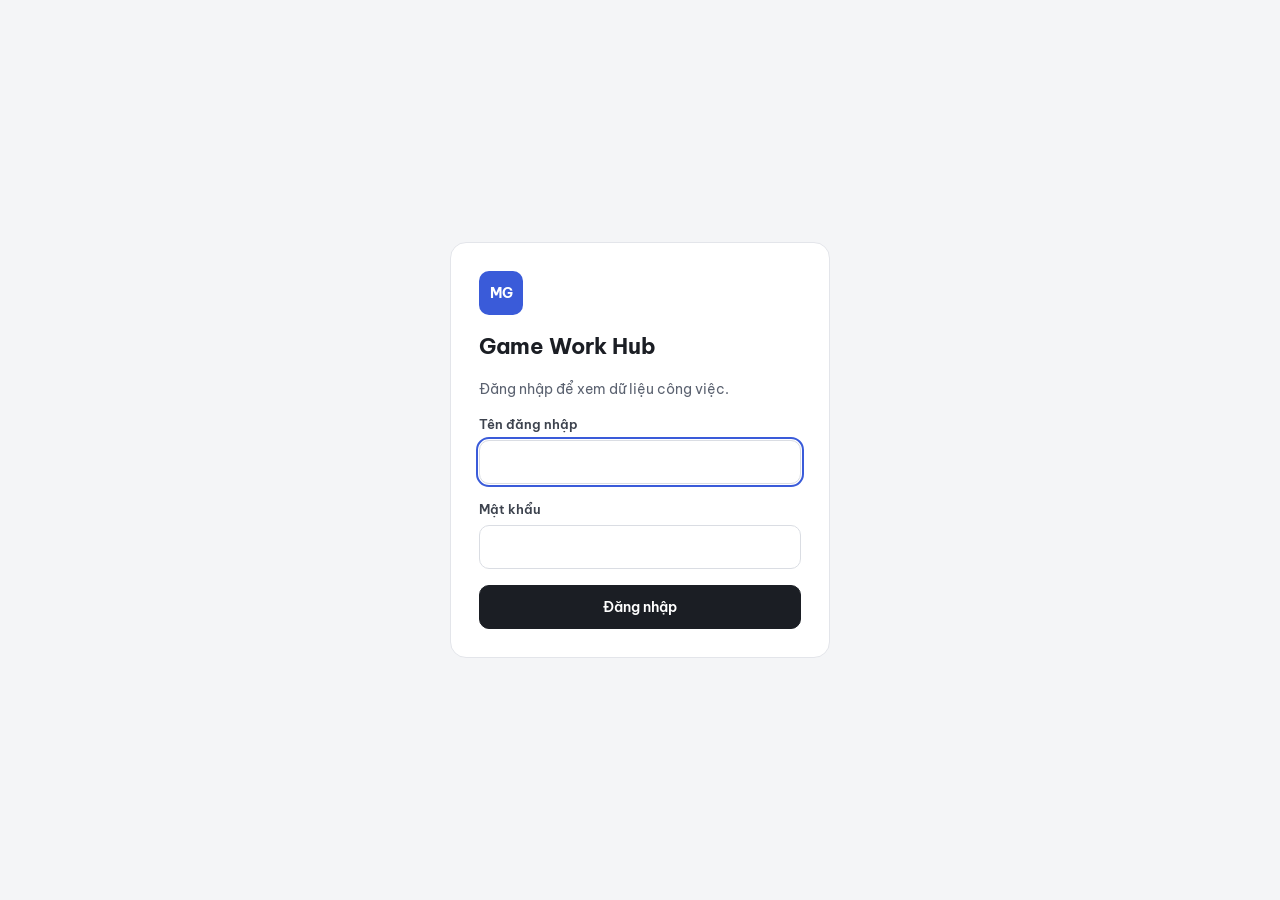
<file: index.html>
<!doctype html>
<html lang="vi">
<head>
<meta charset="utf-8">
<meta name="viewport" content="width=device-width, initial-scale=1">
<meta name="robots" content="noindex, nofollow">
<title>Game Work Hub</title>
<link rel="preconnect" href="https://fonts.googleapis.com">
<link rel="preconnect" href="https://fonts.gstatic.com" crossorigin>
<link href="https://fonts.googleapis.com/css2?family=Be+Vietnam+Pro:wght@400;500;600;700&amp;family=JetBrains+Mono:wght@500&amp;display=swap" rel="stylesheet">
<link rel="stylesheet" href="css/styles.css">
</head>
<body>
<div id="root"><noscript>Trang này cần bật JavaScript.</noscript></div>
<script src="js/crypto.js"></script>
<script src="js/app.js"></script>
</body>
</html>
</file>
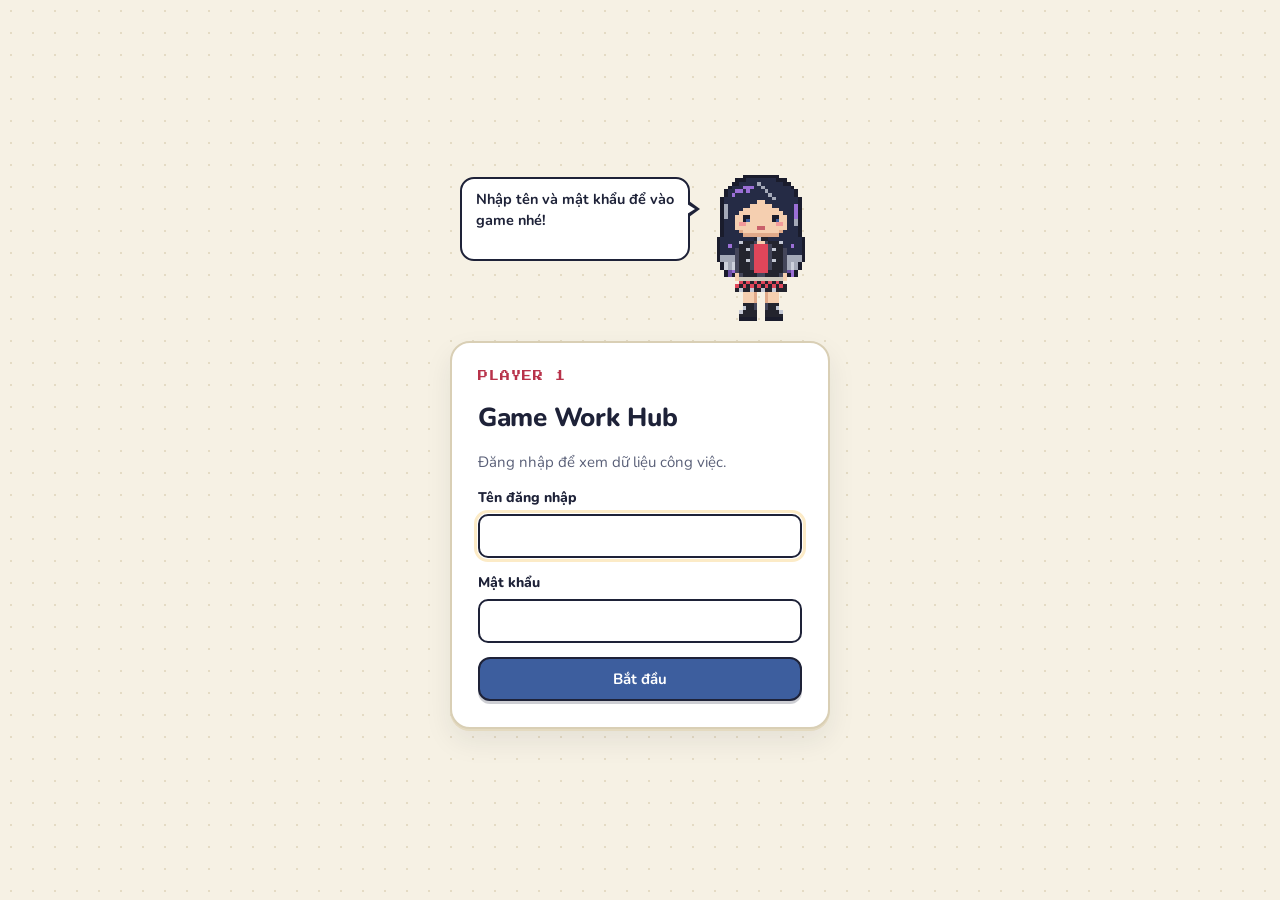
<file: pixel/index.html>
<!doctype html>
<html lang="vi">
<head>
<meta charset="utf-8">
<meta name="viewport" content="width=device-width, initial-scale=1">
<meta name="robots" content="noindex, nofollow">
<title>Game Work Hub – bản pixel</title>
<link rel="preconnect" href="https://fonts.googleapis.com">
<link rel="preconnect" href="https://fonts.gstatic.com" crossorigin>
<link href="https://fonts.googleapis.com/css2?family=Nunito:wght@400;600;700;800&amp;family=Press+Start+2P&amp;display=swap" rel="stylesheet">
<link rel="stylesheet" href="pixel.css">
</head>
<body>
<div id="root"><noscript>Trang này cần bật JavaScript.</noscript></div>
<script src="../js/crypto.js"></script>
<script src="pixel.js"></script>
</body>
</html>
</file>
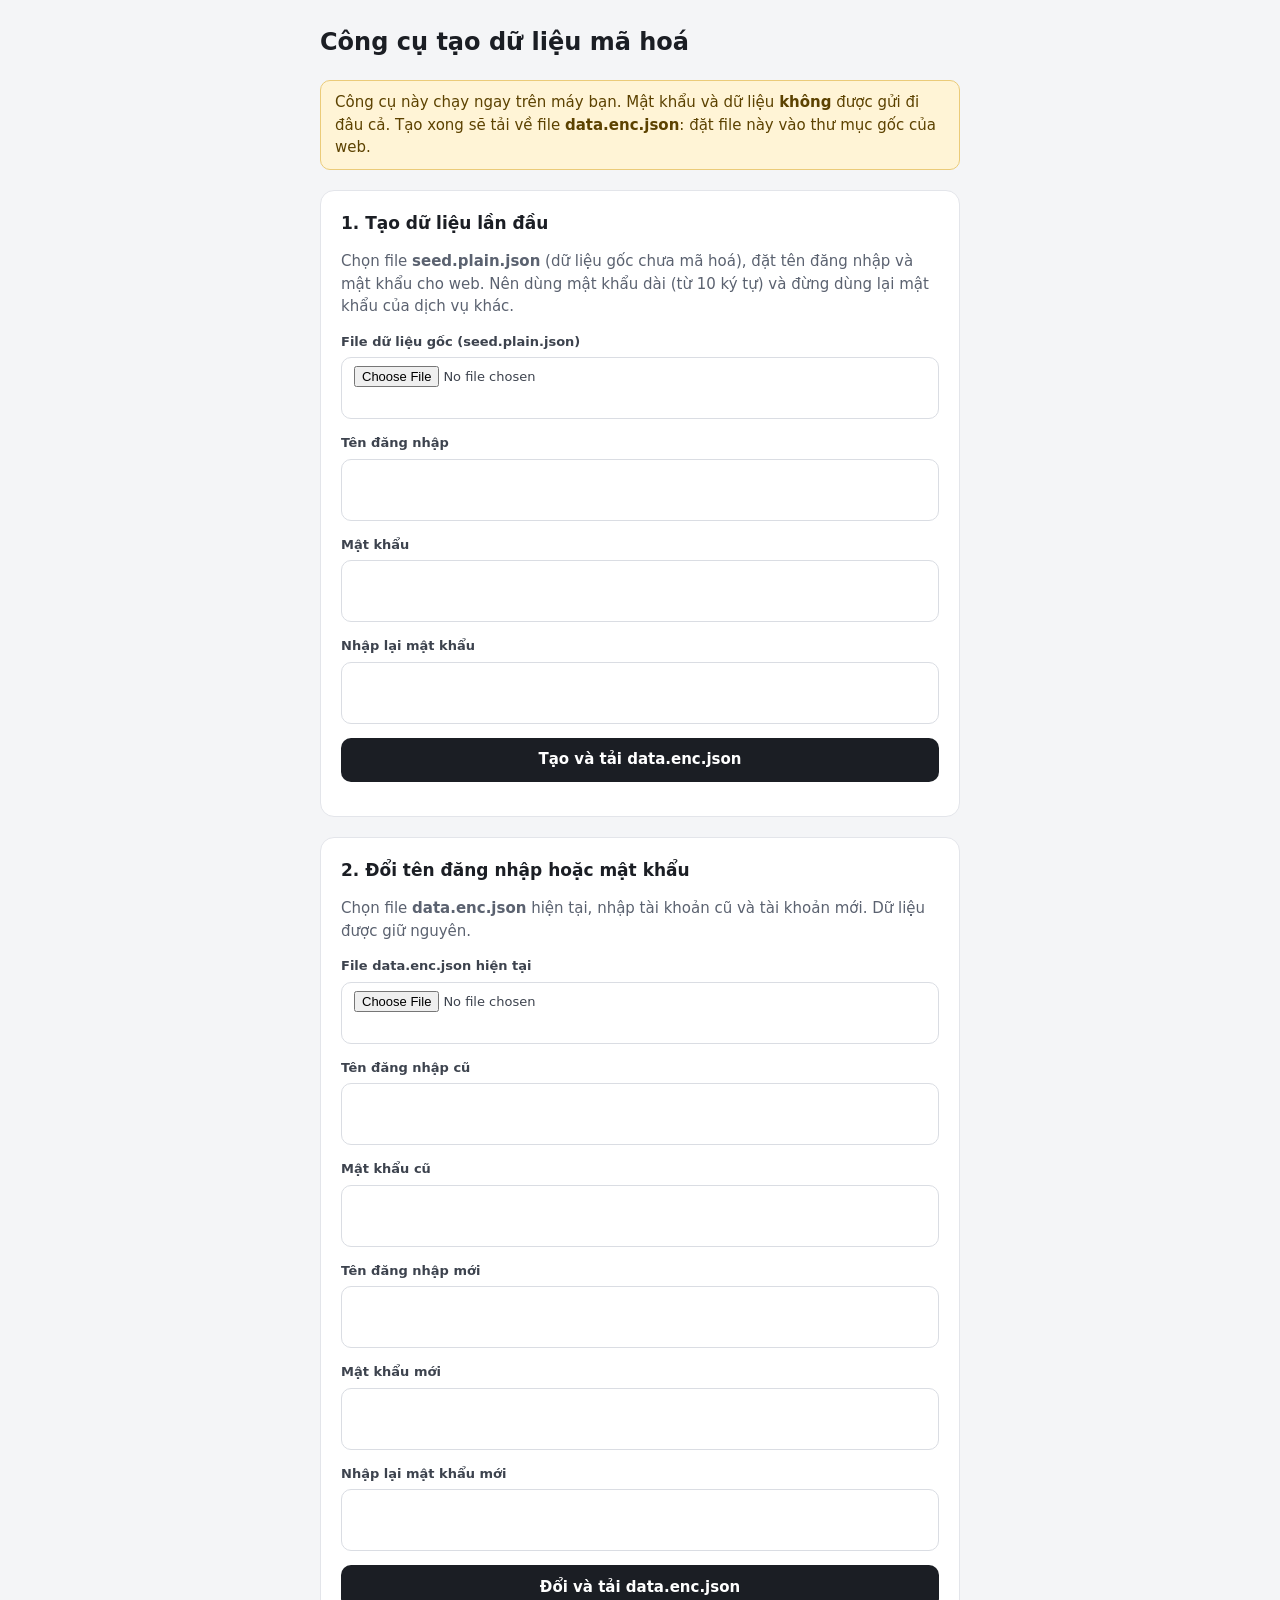
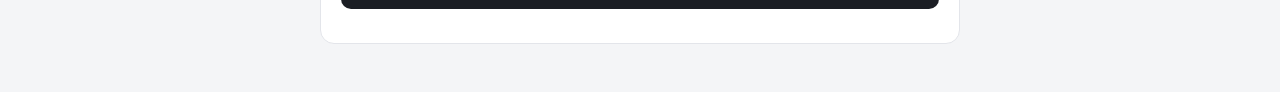
<file: tools/tao-du-lieu.html>
<!doctype html>
<html lang="vi">
<head>
<meta charset="utf-8">
<meta name="viewport" content="width=device-width, initial-scale=1">
<meta name="robots" content="noindex, nofollow">
<title>Công cụ tạo dữ liệu mã hoá – Game Work Hub</title>
<style>
body{margin:0;background:#F4F5F7;color:#1B1E24;font:15px/1.5 system-ui,-apple-system,'Segoe UI',Roboto,sans-serif}
main{max-width:640px;margin:0 auto;padding:24px 16px 48px;display:flex;flex-direction:column;gap:20px}
h1{margin:0;font-size:24px}
section{background:#fff;border:1px solid #E3E5EA;border-radius:14px;padding:20px;display:flex;flex-direction:column;gap:14px}
h2{margin:0;font-size:17px}
p{margin:0;color:#5B6270}
label{display:flex;flex-direction:column;gap:6px;font-weight:600;font-size:13px;color:#3D434E}
input{min-height:44px;padding:8px 12px;border:1px solid #DADDE3;border-radius:10px;font:inherit;font-weight:400;background:#fff}
button{min-height:44px;padding:0 18px;border:none;border-radius:10px;background:#1B1E24;color:#fff;font:inherit;font-weight:600;cursor:pointer}
button:disabled{opacity:.5}
.ok{background:#E3F4EA;border:1px solid #A9D9BC;color:#146C3A;border-radius:10px;padding:10px 14px;font-weight:600}
.err{background:#FDE8E8;color:#A61B1B;border-radius:10px;padding:10px 14px;font-weight:600}
.note{background:#FFF4D6;border:1px solid #EBCB79;color:#5C4200;border-radius:10px;padding:10px 14px}
</style>
</head>
<body>
<main>
  <h1>Công cụ tạo dữ liệu mã hoá</h1>
  <p class="note">Công cụ này chạy ngay trên máy bạn. Mật khẩu và dữ liệu <b>không</b> được gửi đi đâu cả. Tạo xong sẽ tải về file <b>data.enc.json</b>: đặt file này vào thư mục gốc của web.</p>

  <section aria-labelledby="h1">
    <h2 id="h1">1. Tạo dữ liệu lần đầu</h2>
    <p>Chọn file <b>seed.plain.json</b> (dữ liệu gốc chưa mã hoá), đặt tên đăng nhập và mật khẩu cho web. Nên dùng mật khẩu dài (từ 10 ký tự) và đừng dùng lại mật khẩu của dịch vụ khác.</p>
    <form id="f1" style="display:flex;flex-direction:column;gap:14px">
      <label>File dữ liệu gốc (seed.plain.json)<input type="file" id="seed" accept=".json,application/json" required></label>
      <label>Tên đăng nhập<input id="u1" autocomplete="off" spellcheck="false" required></label>
      <label>Mật khẩu<input id="p1" type="password" autocomplete="new-password" minlength="8" required></label>
      <label>Nhập lại mật khẩu<input id="p1b" type="password" autocomplete="new-password" required></label>
      <button type="submit" id="b1">Tạo và tải data.enc.json</button>
      <div id="m1" role="status"></div>
    </form>
  </section>

  <section aria-labelledby="h2">
    <h2 id="h2">2. Đổi tên đăng nhập hoặc mật khẩu</h2>
    <p>Chọn file <b>data.enc.json</b> hiện tại, nhập tài khoản cũ và tài khoản mới. Dữ liệu được giữ nguyên.</p>
    <form id="f2" style="display:flex;flex-direction:column;gap:14px">
      <label>File data.enc.json hiện tại<input type="file" id="cur" accept=".json,application/json" required></label>
      <label>Tên đăng nhập cũ<input id="u0" autocomplete="off" spellcheck="false" required></label>
      <label>Mật khẩu cũ<input id="p0" type="password" autocomplete="off" required></label>
      <label>Tên đăng nhập mới<input id="u2" autocomplete="off" spellcheck="false" required></label>
      <label>Mật khẩu mới<input id="p2" type="password" autocomplete="new-password" minlength="8" required></label>
      <label>Nhập lại mật khẩu mới<input id="p2b" type="password" autocomplete="new-password" required></label>
      <button type="submit" id="b2">Đổi và tải data.enc.json</button>
      <div id="m2" role="status"></div>
    </form>
  </section>
</main>
<script src="../js/crypto.js"></script>
<script>
(function () {
  'use strict';
  var C = window.WH_CRYPTO;
  function say(id, cls, text) { var el = document.getElementById(id); el.className = cls; el.textContent = text; }
  function download(name, obj) {
    var b = new Blob([JSON.stringify(obj)], { type: 'application/json' });
    var a = document.createElement('a');
    a.href = URL.createObjectURL(b); a.download = name; document.body.appendChild(a); a.click();
    setTimeout(function () { URL.revokeObjectURL(a.href); a.remove(); }, 500);
  }
  async function readJson(file) { return JSON.parse(await file.text()); }

  document.getElementById('f1').addEventListener('submit', async function (e) {
    e.preventDefault();
    var u = document.getElementById('u1').value.trim(), p = document.getElementById('p1').value, pb = document.getElementById('p1b').value;
    if (!u) return say('m1', 'err', 'Hãy nhập tên đăng nhập.');
    if (p !== pb) return say('m1', 'err', 'Hai mật khẩu chưa giống nhau.');
    if (p.length < 8) return say('m1', 'err', 'Mật khẩu cần ít nhất 8 ký tự.');
    var btn = document.getElementById('b1'); btn.disabled = true; say('m1', '', 'Đang mã hoá…');
    try {
      var seed = await readJson(document.getElementById('seed').files[0]);
      if (!seed || (!Array.isArray(seed.games) && !seed.v)) throw new Error('bad');
      var f = await C.makeFile(u, p, seed);
      download('data.enc.json', f);
      say('m1', 'ok', 'Xong. Đã tải file data.enc.json. Hãy đặt nó vào thư mục gốc của web (cạnh index.html).');
    } catch (err) {
      say('m1', 'err', 'Không đọc được file dữ liệu gốc. Hãy chọn đúng file seed.plain.json.');
    }
    btn.disabled = false;
  });

  document.getElementById('f2').addEventListener('submit', async function (e) {
    e.preventDefault();
    var p2 = document.getElementById('p2').value;
    if (p2 !== document.getElementById('p2b').value) return say('m2', 'err', 'Hai mật khẩu mới chưa giống nhau.');
    var btn = document.getElementById('b2'); btn.disabled = true; say('m2', '', 'Đang xử lý…');
    try {
      var cur = await readJson(document.getElementById('cur').files[0]);
      var opened;
      try { opened = await C.openFile(cur, document.getElementById('u0').value, document.getElementById('p0').value, false); }
      catch (err) { throw new Error('login'); }
      var f = await C.makeFile(document.getElementById('u2').value, p2, opened.data);
      download('data.enc.json', f);
      say('m2', 'ok', 'Xong. Đã tải file data.enc.json mới. Thay file cũ trong thư mục web bằng file này.');
    } catch (err) {
      say('m2', 'err', err.message === 'login' ? 'Sai tên đăng nhập hoặc mật khẩu cũ.' : 'Không đọc được file data.enc.json.');
    }
    btn.disabled = false;
  });
})();
</script>
</body>
</html>
</file>
<file: css/styles.css>
:root{--ink:#1B1E24;--mut:#5B6270;--line:#E3E5EA;--bg:#F4F5F7;--card:#FFFFFF;--blue:#3A5BD9}
*{box-sizing:border-box}
html,body{margin:0}
body{background:var(--bg);color:var(--ink);font:14px/1.45 'Be Vietnam Pro',system-ui,-apple-system,'Segoe UI',Roboto,sans-serif}
a{color:#2F4FC7}a:hover{color:#1F3A9E}
button{font:inherit;cursor:pointer}
button:disabled{cursor:not-allowed}
input,textarea,select{font:inherit;color:inherit}
input::placeholder,textarea::placeholder{color:#7A808C}
.sr{position:absolute;width:1px;height:1px;overflow:hidden;clip:rect(0 0 0 0)}
.mono{font-family:'JetBrains Mono',ui-monospace,Consolas,monospace}

/* ===== Đăng nhập ===== */
.login-wrap{min-height:100vh;display:flex;align-items:center;justify-content:center;padding:24px}
.login{width:100%;max-width:380px;background:#fff;border:1px solid var(--line);border-radius:16px;padding:28px;display:flex;flex-direction:column;gap:16px}
.login h1{margin:0;font-size:22px}
.login p{margin:0;color:var(--mut)}
.login label{display:flex;flex-direction:column;gap:6px;font-weight:600;font-size:13px;color:#3D434E}
.login input{min-height:44px;padding:0 12px;border:1px solid #DADDE3;border-radius:10px;font-weight:400}
.login input:focus{outline:2px solid var(--blue);outline-offset:1px}
.err{color:#A61B1B;background:#FDE8E8;border-radius:8px;padding:8px 12px;font-weight:600}
.logo{position:relative;flex:none;width:44px;height:44px;border-radius:10px;background:#3A5BD9;color:#fff;display:flex;align-items:center;justify-content:center;font-weight:700;overflow:hidden}
.logo img{width:44px;height:44px;object-fit:cover}
.logo.change{cursor:pointer}
.logo.change .cap{position:absolute;left:0;right:0;bottom:0;background:#000000B3;color:#fff;font-size:9px;text-align:center;padding:1px 0}
.logo.change input{position:absolute;inset:0;opacity:0;width:100%;height:100%;cursor:pointer}

/* ===== Khung ứng dụng ===== */
.app{display:flex;flex-wrap:wrap;min-height:100vh}
.side{flex:1 1 232px;max-width:100%;background:#15171C;color:#E7E9EE;padding:24px 16px;display:flex;flex-direction:column;gap:26px}
.brand{display:flex;align-items:center;gap:10px;padding:0 8px}
.brand b{display:block;font-size:15px}
.brand small{color:#9AA1AD;font-size:12px}
.nav{display:flex;flex-direction:column;gap:4px}
.nav a{display:flex;align-items:center;gap:10px;padding:10px 12px;border-radius:8px;color:#C9CDD6;text-decoration:none}
.nav a.on{background:#262A33;color:#fff;font-weight:600}
.side h4{margin:0;padding:0 12px 4px;font-size:12px;color:#9AA1AD;letter-spacing:.06em;text-transform:uppercase;font-weight:500}
.side .sub{display:flex;flex-direction:column;gap:4px}
.side .subbtn{display:flex;justify-content:space-between;align-items:center;gap:8px;padding:8px 12px;min-height:38px;border:none;background:transparent;color:#E7E9EE;border-radius:8px;text-align:left}
.side .subbtn.on{background:#262A33;color:#fff;font-weight:700}
.side .subbtn .dot{width:10px;height:10px;border-radius:3px;display:inline-block;margin-right:10px}
.side .subbtn small{color:#9AA1AD}
.side .tl{border:1px solid #3A3F4A;font-weight:700}
.side .mini{font-size:11px;color:#9AA1AD;font-weight:700;padding:10px 12px 2px}
.side .newtag{font-size:10px;font-weight:700;padding:2px 6px;border-radius:4px;background:#2BB3A3;color:#0B1F1D}
.side .foot{margin-top:auto;display:flex;flex-direction:column;gap:4px}
.side .foot button{min-height:38px;padding:6px 12px;border:none;background:transparent;color:#C9CDD6;border-radius:8px;text-align:left}
.side .foot button:hover{background:#262A33}
.main{flex:999 1 560px;min-width:0;padding:32px;display:flex;flex-direction:column;gap:20px}
@media (max-width:860px){.main{padding:20px 16px}.side{flex-basis:100%}}

/* ===== Đầu trang ===== */
.head{display:flex;flex-wrap:wrap;align-items:flex-end;justify-content:space-between;gap:16px}
.head h1{margin:0;font-size:30px;font-weight:700;letter-spacing:-.01em}
.head p{margin:6px 0 0;color:var(--mut)}
.date{font-size:12px;color:var(--mut)}
.tools{display:flex;flex-wrap:wrap;gap:10px;align-items:center}
.search{display:flex;align-items:center;gap:8px;background:#fff;border:1px solid #DADDE3;border-radius:10px;padding:0 12px;min-height:44px;min-width:200px}
.search input{border:none;outline:none;background:transparent;flex:1;min-width:0}
.btn{min-height:44px;padding:0 16px;border-radius:10px;border:1px solid #DADDE3;background:#fff;color:var(--ink);font-weight:600}
.btn.dark{background:#1B1E24;border-color:#1B1E24;color:#fff}
.btn.green{background:#146C3A;border-color:#146C3A;color:#fff}
.btn.teal{background:#0F766E;border-color:#0F766E;color:#fff}
.btn.on{background:#1B1E24;border-color:#1B1E24;color:#fff}
.btn:disabled{opacity:.5}
.seg{display:flex;border:1px solid #DADDE3;border-radius:10px;overflow:hidden;background:#fff}
.seg button{min-height:44px;padding:0 16px;border:none;background:#fff;color:var(--ink);font-weight:600}
.seg button+button{border-left:1px solid #DADDE3}
.seg button.on{background:#1B1E24;color:#fff}
.banner{display:flex;flex-wrap:wrap;gap:12px;align-items:center;justify-content:space-between;border-radius:12px;padding:10px 16px;font-weight:600}
.banner.warn{background:#FFF4D6;border:1px solid #EBCB79;color:#5C4200}
.banner.ok{background:#E3F4EA;border:1px solid #A9D9BC;color:#146C3A}
.banner.info{background:#E3F4F1;border:1px solid #9ED6CD;color:#0B5C55}
.banner .x{width:36px;height:36px;border:none;background:transparent;color:inherit;font-size:18px;border-radius:8px}
.banner .mini{min-height:36px;padding:0 14px;border-radius:8px;border:1px solid #5C4200;background:#fff;color:#5C4200;font-weight:700}

/* ===== Ô nhập kiểu bảng tính ===== */
.cell{display:block;width:100%;border:1px solid transparent;background:transparent;border-radius:6px;padding:6px 8px;line-height:1.5}
.cell:hover:not([readonly]){border-color:#DADDE3}
.cell:focus{outline:none;border-color:#3A5BD9;background:#fff;box-shadow:0 0 0 3px #DCE3FA}
.cell[readonly]{cursor:default}
textarea.cell{resize:vertical;min-height:34px;overflow:hidden}
.strong{font-weight:600}
.subtle{font-size:12px;color:var(--mut)}
.pill{display:inline-block;margin-left:4px;padding:5px 12px;border-radius:6px;border:1px solid #DADDE3;font-size:13px;font-weight:600;text-decoration:none}
.dash{margin-left:8px;color:#7A808C}
.tag{display:inline-block;margin:2px 8px;padding:2px 8px;border-radius:5px;font-size:11px;font-weight:700;background:#EEF0F3;color:#3D4552}
.badge{display:inline-block;margin-left:4px;padding:4px 9px;border-radius:6px;border:1px solid;font-size:12px}
.sel{min-height:34px;padding:6px 8px;border-radius:6px;border:1px solid;font-size:12px;cursor:pointer}
.del{width:32px;height:32px;border-radius:6px;border:none;background:#FDE8E8;color:#A61B1B;display:inline-flex;align-items:center;justify-content:center;padding:0}
.minibtn{min-width:48px;height:32px;padding:0 8px;border-radius:6px;border:1px solid #DADDE3;background:#fff;color:#3D4552;font-size:12px;font-weight:600}

/* Màu team: gán bằng biến --solid --tint --fg --edge */
.tbadge{display:inline-block;padding:2px 8px;border-radius:5px;font-size:11px;font-weight:700;background:var(--solid);color:#fff}

/* ===== Tổng quan game ===== */
.tiles{display:grid;grid-template-columns:repeat(auto-fit,minmax(160px,1fr));gap:12px}
.tile{text-align:left;border-radius:14px;padding:16px;border:2px solid var(--solid);background:var(--solid);color:#fff;display:flex;flex-direction:column;gap:6px;min-height:104px}
.tile.all{background:#fff;color:var(--ink);border-color:#E3E5EA}
.tile.on{border-color:#1B1E24;box-shadow:0 0 0 3px #fff inset}
.tile span:first-child{font-size:13px;font-weight:700}
.tile .big{font-size:28px;font-weight:700}
.tile .sm{font-size:12px}
.cols{display:flex;flex-wrap:wrap;gap:24px;align-items:flex-start}
.cols>.left{flex:999 1 640px;min-width:0;display:flex;flex-direction:column;gap:20px}
.aside{flex:0 1 280px;min-width:240px;background:#fff;border:1px solid var(--line);border-radius:14px;padding:18px;display:flex;flex-direction:column;gap:14px}
.aside h2{margin:0;font-size:15px}
.aside .it{display:flex;flex-direction:column;gap:4px;padding-bottom:12px;border-bottom:1px solid #EDEEF2}
.group{background:#fff;border:1px solid var(--edge);border-radius:14px;overflow:hidden}
.ghead{display:flex;flex-wrap:wrap;gap:12px;justify-content:space-between;align-items:center;padding:12px 18px;background:var(--solid);color:#fff;min-height:56px}
.ghead h2{margin:0;font-size:17px;display:flex;gap:10px;align-items:baseline}
.ghead h2 small{font-size:13px;font-weight:500}
.ghead button{min-height:36px;padding:0 12px;border-radius:8px;border:1px solid #fff;background:transparent;color:#fff;font-size:13px;font-weight:600}
.scroll{overflow-x:auto}
.gt{min-width:1040px}
.grow,.gth{display:grid;grid-template-columns:2fr 1.1fr 1fr 1.1fr 2.6fr 112px;gap:10px;padding:8px 14px;align-items:start}
.gth{background:var(--tint);color:var(--fg);font-size:12px;font-weight:700;text-transform:uppercase;letter-spacing:.04em;padding:10px 14px}
.gth span{padding-left:8px}
.grow{border-top:1px solid #EDEEF2}
.grow.is-hidden{opacity:.6}
.cc{display:flex;align-items:center;min-height:34px}
.acts{display:flex;gap:6px}

/* ===== Link & Note team ===== */
.cards{display:grid;grid-template-columns:repeat(4,minmax(0,1fr));gap:18px;align-items:start}
.card{background:#fff;border:1px solid var(--edge);border-radius:14px;overflow:hidden;display:flex;flex-direction:column;min-width:0}
.card.chung{grid-column:1/-1;--solid:#1B1E24;--tint:#EEF0F3;--fg:#1B1E24;--edge:#D7DBE1}
.chead{display:flex;justify-content:space-between;align-items:center;gap:8px;padding:14px 16px;background:var(--solid);color:#fff}
.chead h2{margin:0;font-size:16px}
.chead span{font-size:12px;font-weight:600}
.clist{display:flex;flex-direction:column}
.card.chung .clist{display:grid;grid-template-columns:repeat(4,minmax(0,1fr))}
.item{display:flex;gap:8px;align-items:flex-start;padding:8px 10px 8px 12px;border-bottom:1px solid #EDEEF2;min-width:0}
.kind{flex:none;margin-top:4px;min-width:46px;height:24px;border-radius:6px;border:none;font-size:10px;font-weight:700;letter-spacing:.05em;background:var(--tint);color:var(--fg)}
.kind.note{background:#FFF1C7;color:#7A5200}
.kind:disabled{opacity:1}
.ibody{flex:1;min-width:0;display:flex;flex-direction:column}
.irow{display:flex;gap:4px;align-items:center}
.open{flex:none;width:28px;height:28px;border-radius:6px;display:flex;align-items:center;justify-content:center;text-decoration:none;border:1px solid #DADDE3;font-size:13px}
.notefield{background:#FFFBEF;color:#3D3420}
.ltitle{display:block;padding:6px 8px;font-weight:600;color:var(--ink);text-decoration:none;line-height:1.4;overflow-wrap:anywhere}
a.ltitle:hover{text-decoration:underline;color:#2F4FC7}
.cfoot{display:flex;gap:8px;padding:12px;background:var(--tint)}
.cfoot button{flex:1;min-height:40px;border-radius:8px;border:1px solid var(--solid);background:#fff;color:var(--fg);font-size:13px;font-weight:600}
.empty{padding:16px;color:var(--mut);font-size:13px}
@media (max-width:1200px){.cards{grid-template-columns:repeat(2,minmax(0,1fr))}.card.chung .clist{grid-template-columns:repeat(2,minmax(0,1fr))}}
@media (max-width:640px){.cards{grid-template-columns:minmax(0,1fr)}.card.chung .clist{grid-template-columns:minmax(0,1fr)}}

/* ===== Ghi chú ===== */
.ncards{display:grid;grid-template-columns:repeat(auto-fill,minmax(260px,1fr));gap:14px;align-items:start}
.ncard{background:#fff;border:1px solid var(--line);border-top:4px solid #3A5BD9;border-radius:12px;padding:10px 12px 12px;display:flex;flex-direction:column;gap:6px}
.ncard .top{display:flex;justify-content:space-between;align-items:center;gap:8px}
.ncard input[type=date]{width:auto}
.ntable{background:#fff;border:1px solid #D7DBE1;border-radius:12px;overflow:hidden}
.ntable .in{min-width:640px}
.nth,.nrow{display:grid;grid-template-columns:170px 1fr 44px;align-items:start}
.nth{background:#1B1E24;color:#fff;font-size:12px;font-weight:700;text-transform:uppercase;letter-spacing:.04em}
.nth span{padding:10px 14px}
.nrow{border-top:1px solid #E3E5EA}
.nrow>div{padding:4px}
.nrow>div:first-child{border-right:1px solid #E3E5EA}
.nrow .del{margin:4px}

/* ===== Công việc tháng ===== */
.ptitle{font-size:28px;font-weight:700;letter-spacing:-.01em;padding:2px 6px;margin-left:-6px}
.chips{display:flex;flex-wrap:wrap;gap:8px}
.chip{min-height:36px;padding:0 14px;border-radius:999px;border:2px solid var(--solid,#1B1E24);background:var(--tint,#fff);color:var(--fg,#1B1E24);font-size:13px;font-weight:600}
.chip.on{background:var(--solid,#1B1E24);color:#fff}
.tt{background:#fff;border:1px solid #D7DBE1;border-radius:12px;overflow:hidden}
.tt .in{min-width:1100px}
.tth,.trow{display:grid;grid-template-columns:48px 1.1fr 2.6fr 1.8fr 1.6fr 40px}
.tth{background:#1B1E24;color:#fff;font-size:12px;font-weight:700;text-transform:uppercase;letter-spacing:.04em}
.tth span{padding:10px 12px;border-right:1px solid #3A3F4A}
.tth span:first-child{text-align:center;padding:10px 8px}
.tgroup{display:flex;justify-content:space-between;align-items:center;gap:12px;padding:8px 12px;background:var(--solid);color:#fff;min-height:48px}
.tgroup small{font-weight:500;font-size:12px;margin-left:6px}
.tgroup button{min-height:32px;padding:0 10px;border-radius:6px;border:1px solid #fff;background:transparent;color:#fff;font-size:12px;font-weight:600}
.trow{border-top:1px solid #E3E5EA;background:#fff}
.trow>div{padding:2px 4px;border-right:1px solid #E3E5EA}
.trow .no{padding:10px 8px;text-align:center;font-size:12px;color:var(--mut);background:var(--tint);border-right:1px solid #E3E5EA}
.trow .pend{background:#FFF6EE}
.trow .pend textarea{color:#7A2E0B}
.trow .game{font-weight:700;color:var(--fg)}
.trow .del{margin:6px 4px}
.tlbox{background:#fff;border:1px solid var(--line);border-radius:14px;padding:18px 8px 12px;display:flex;flex-direction:column;gap:6px}
.tlbox>span{padding:0 16px;font-size:13px;color:var(--mut)}
.tlscroll{overflow-x:auto;padding:8px 8px 12px}
.tltrack{display:flex;width:max-content;min-width:100%}
.tln{width:96px;flex:none;display:flex;flex-direction:column;align-items:center}
.tln .mo{align-self:flex-start;height:22px;font-size:11px;font-weight:700;color:#3D434E;white-space:nowrap;padding-left:2px}
.tln .ln{position:relative;width:100%;height:20px}
.tln .ln i{position:absolute;top:9px;height:2px;background:#9AA1AD}
.tln .ln b{position:absolute;top:2px;left:calc(50% - 8px);width:16px;height:16px;box-sizing:border-box;border-radius:50%;border:3px solid #fff}
.tln button{margin-top:8px;min-height:44px;width:90px;border:none;border-radius:8px;background:transparent;font-size:13px;font-weight:700;color:var(--ink);text-decoration:underline;text-underline-offset:3px}
.tln small{font-size:11px}
.tln a{font-size:11px;padding:6px 0}
.panel{background:#fff;border:2px solid #0F766E;border-radius:16px;overflow:hidden}
.panel .ph{background:#0F766E;color:#fff;padding:12px 20px;display:flex;justify-content:space-between;align-items:center;gap:12px}
.panel .ph h2{margin:0;font-size:16px}
.panel .ph button{width:36px;height:36px;border-radius:8px;border:none;background:#0B5C55;color:#fff;font-size:18px}
.panel .pb{padding:16px 20px 20px;display:flex;flex-direction:column;gap:14px}
.panel label{display:flex;flex-direction:column;gap:6px;font-size:13px;font-weight:600;color:#3D434E}
.panel input[type=text],.panel input[type=month],.panel select,.panel textarea{border:1px solid #DADDE3;border-radius:10px;padding:10px 12px;font-weight:400;min-height:44px;background:#fff}
.panel textarea{min-height:140px;font-family:'JetBrains Mono',ui-monospace,Consolas,monospace;font-size:12px}
.frow{display:flex;flex-wrap:wrap;gap:12px}
.frow>label{flex:1 1 200px}
.pv{border:1px solid #DADDE3;border-radius:8px;overflow-x:auto}
.pv table{border-collapse:collapse;min-width:720px;width:100%;font-size:12px}
.pv th,.pv td{border:1px solid #DADDE3;padding:8px;text-align:left;vertical-align:top;white-space:pre-line}
.pv th{background:#F1F2F4}
.hint{margin:0;font-size:12px;color:var(--mut);font-weight:400}
.nodata{background:#fff;border:1px dashed #B9BEC8;border-radius:14px;padding:28px;text-align:center;color:var(--mut)}
</file>
<file: pixel/pixel.css>
/* Game Work Hub – bản "Cream pixel" (v2: một phông chữ duy nhất, bóng đổ nhẹ, khoảng cách thoáng) */
:root{
  --bg:#F6F1E4;--ink:#1E2238;--muted:#5A6078;--body:#3A4058;--accent:#3D5E9E;--red:#B8324A;
  --edge:#D9CFB5;--soft:#EFE8D6;--hover:#ECE4CF;
  --blue:#DDE6F5;--gold:#FCEBC7;--pink:#FBE1E3;--green:#DCEFD9;--purple:#E8E0F7;
  --shadow:0 2px 0 #E4DAC0,0 12px 28px rgba(30,34,56,.08);
  --btn-shadow:0 3px 0 rgba(30,34,56,.22);
}
*{box-sizing:border-box}
html{scroll-behavior:smooth;scroll-padding-top:150px}
body{margin:0;font-family:'Nunito',system-ui,sans-serif;font-size:15px;line-height:1.5;color:var(--ink);background:var(--bg) radial-gradient(#E4DBC4 1.2px,transparent 1.2px);background-size:22px 22px}
a{color:var(--accent);text-decoration:none}
button{font-family:inherit;font-size:inherit;cursor:pointer;color:inherit}
button:disabled{cursor:not-allowed}
input,textarea,select{font-family:inherit;font-size:inherit;color:inherit}
input::placeholder,textarea::placeholder{color:#7A7F94}
h1,h2,h3{font-family:inherit;font-weight:800;margin:0;letter-spacing:-.01em}
p{margin:0}
img.px{image-rendering:pixelated;display:block}
.sr{position:absolute;width:1px;height:1px;overflow:hidden;clip:rect(0 0 0 0)}
/* Chữ pixel chỉ dùng cho nhãn không dấu (ASCII) */
.stage,.wt,.pbadge,.kind,.newtag,footer b{font-family:'Press Start 2P',monospace;font-weight:400}
.stage{font-size:10px;color:var(--red);letter-spacing:1px}

/* ===== Thanh trên cùng ===== */
#top{position:sticky;top:0;z-index:50;background:var(--bg);border-bottom:2px solid var(--ink)}
.navin{max-width:1280px;margin:0 auto;padding:10px 28px 0;display:flex;flex-wrap:wrap;align-items:center;gap:10px 24px}
.brand{display:flex;align-items:center;gap:14px;padding-bottom:12px;flex-shrink:0}
.ava{position:relative;display:flex;cursor:pointer}
.avat{width:56px;height:56px;border-radius:14px;background:var(--blue);border:2px solid var(--ink);box-shadow:var(--btn-shadow);display:flex;align-items:flex-end;justify-content:center;overflow:hidden;transition:transform .2s}
.ava:hover .avat{transform:translateY(-3px)}
.avat img{width:100%;height:100%;object-fit:cover}
.ava input{position:absolute;inset:0;opacity:0;width:100%;height:100%;cursor:pointer}
.ava .cap{position:absolute;left:3px;right:3px;bottom:3px;background:#1E2238CC;color:#fff;font-size:10px;font-weight:700;text-align:center;border-radius:0 0 9px 9px;opacity:0;transition:opacity .2s}
.ava:hover .cap,.ava:focus-within .cap{opacity:1}
.welcome{display:flex;flex-direction:column;gap:5px}
.wt{font-size:9px;color:var(--red);letter-spacing:1px}
.ws{font-weight:800;font-size:18px;line-height:1.1}
.wsub{font-size:12px;color:var(--muted);font-weight:600}
nav{flex:1 1 0;min-width:280px;overflow-x:auto;padding-top:2px}
.tabs{display:grid;grid-template-columns:repeat(4,minmax(0,1fr));gap:6px;min-width:480px}
.tab{color:var(--ink);font-weight:700;font-size:15px;padding:10px 6px;border-radius:12px;text-align:center;min-height:44px;display:flex;align-items:center;justify-content:center;transition:background .2s}
.tab:hover{background:var(--hover)}
.tab.on{background:var(--ink);color:#fff}
.track{position:relative;height:54px;margin-top:10px;min-width:480px}
.track:before{content:"";position:absolute;left:0;right:0;bottom:3px;border-bottom:3px dotted var(--edge)}
.walker{position:absolute;bottom:2px;left:12.5%;transform:translateX(-50%);transition:left .7s cubic-bezier(.5,0,.3,1)}
.walker img{height:52px;width:auto}
.util{display:flex;gap:10px;padding-bottom:12px;margin-left:auto;flex-wrap:wrap;align-items:center}
.rl{background:#fff;color:var(--ink);border:2px solid var(--ink);border-radius:12px;min-height:44px;padding:0 16px;font-weight:700;font-size:14px;box-shadow:var(--btn-shadow);transition:transform .1s,box-shadow .1s}
.rl:hover:not(:disabled){background:var(--hover)}
.rl:active:not(:disabled){transform:translateY(2px);box-shadow:0 1px 0 rgba(30,34,56,.22)}
.rl.dark{background:var(--accent);color:#fff}
.rl.green{background:#2F7A4A;color:#fff}
.rl:disabled{opacity:.5}
.syncchip{font-size:12.5px;font-weight:800;padding:6px 10px;border-radius:10px;border:2px solid var(--edge);background:#fff;white-space:nowrap}
.syncchip.ok{color:#2F7A4A;border-color:#BFE0C8;background:#EAF6EC}
.syncchip.fail{color:#8A4B0B;border-color:#F0D3A6;background:#FFF3DE}

/* ===== Trang ===== */
.page{max-width:1280px;margin:0 auto;padding:56px 28px 72px;display:flex;flex-direction:column;gap:32px;position:relative}
.deco{position:absolute;pointer-events:none;z-index:0}
.deco svg{display:block;image-rendering:pixelated;shape-rendering:crispEdges}
.floaty{animation:floaty 4s ease-in-out infinite}
.wiggle{animation:wiggle 2.4s ease-in-out infinite}
@keyframes floaty{0%,100%{transform:translateY(0)}50%{transform:translateY(-10px)}}
@keyframes wiggle{0%,100%{transform:rotate(0)}25%{transform:rotate(-8deg)}75%{transform:rotate(8deg)}}
@keyframes bob{0%,100%{transform:translateY(0)}50%{transform:translateY(-3px)}}
@keyframes blink{50%{opacity:0}}
@keyframes fa{0%{opacity:1}50%,100%{opacity:0}}
@keyframes fb{0%{opacity:0}50%,100%{opacity:1}}
.bob{animation:bob .5s steps(2) infinite}
.caret{animation:blink 1s steps(1) infinite;font-style:normal}
.herogrid{display:flex;flex-wrap:wrap;gap:32px;align-items:stretch;justify-content:space-between;position:relative;z-index:1}
#htext{flex:1 1 360px;min-width:0;display:flex;flex-direction:column;gap:12px;justify-content:center}
.h1{font-size:clamp(30px,3.6vw,48px);line-height:1.12}
.sub{font-size:16px;color:var(--muted);max-width:640px}
.date{font-size:14px;font-weight:700;color:var(--muted)}
.ptitle{font-size:clamp(28px,3.4vw,44px);font-weight:800;padding:2px 8px;margin-left:-8px;line-height:1.15}
#scene{flex:0 1 440px;min-width:320px}
.scenecard{background:#fff;border:2px solid var(--edge);border-radius:20px;box-shadow:var(--shadow);padding:16px;display:flex;flex-direction:column;gap:12px;height:100%}
.pbadge{align-self:flex-start;font-size:9px;background:var(--gold);border:2px solid var(--ink);border-radius:8px;padding:7px 9px}
.sky{background:var(--blue);border:2px solid var(--ink);border-radius:14px;overflow:hidden;display:flex;flex-direction:column;flex:1}
.sayrow{display:flex;align-items:flex-end;justify-content:space-between;gap:12px;padding:16px 16px 0;flex:1}
.leftcol{display:flex;flex-direction:column;align-items:flex-start;justify-content:flex-start;gap:10px;min-width:0;padding-bottom:14px}
.say{position:relative;background:#fff;border:2px solid var(--ink);border-radius:14px;padding:10px 14px;font-weight:700;font-size:14.5px;line-height:1.45;max-width:240px;min-height:84px;text-align:left;white-space:pre-line;cursor:pointer}
.say:before,.say:after{content:"";position:absolute;width:0;height:0}
.say:before{right:-12px;top:22px;border-top:8px solid transparent;border-bottom:8px solid transparent;border-left:11px solid var(--ink)}
.say:after{right:-7px;top:25px;border-top:5px solid transparent;border-bottom:5px solid transparent;border-left:8px solid #fff}
.say:focus-visible{outline:3px solid var(--gold);outline-offset:2px}
.hintsay{font-size:11px;color:var(--muted);font-weight:700;padding-left:4px}
.grass{height:16px;background:#7BC47F;border-top:2px solid var(--ink)}
.sprite{height:132px;width:auto;flex-shrink:0;margin-bottom:-2px}

/* ===== Nút, ô nhập, thông báo ===== */
.tools{display:flex;flex-wrap:wrap;gap:12px;align-items:center;position:relative;z-index:1}
.search{display:flex;align-items:center;gap:8px;background:#fff;border:2px solid var(--ink);border-radius:12px;box-shadow:var(--btn-shadow);padding:0 14px;min-height:44px;min-width:220px}
.search input{border:none;outline:none;background:transparent;flex:1;min-width:0}
.btn{display:inline-flex;align-items:center;justify-content:center;gap:8px;min-height:44px;padding:0 18px;border-radius:12px;border:2px solid var(--ink);background:#fff;color:var(--ink);font-weight:700;font-size:15px;box-shadow:var(--btn-shadow);transition:transform .1s,box-shadow .1s}
.btn:hover:not(:disabled){background:var(--hover)}
.btn:active:not(:disabled){transform:translateY(2px);box-shadow:0 1px 0 rgba(30,34,56,.22)}
.btn.dark{background:var(--accent);color:#fff}
.btn.green{background:#2F7A4A;color:#fff}
.btn.teal{background:#F2B84B;color:var(--ink)}
.btn.on{background:var(--ink);color:#fff}
.btn:disabled{opacity:.5}
.seg{display:flex;border:2px solid var(--ink);border-radius:12px;overflow:hidden;background:#fff;box-shadow:var(--btn-shadow)}
.seg button{min-height:40px;padding:0 18px;border:none;background:#fff;color:var(--ink);font-weight:700}
.seg button+button{border-left:2px solid var(--ink)}
.seg button.on{background:var(--ink);color:#fff}
.banner{display:flex;flex-wrap:wrap;gap:12px;align-items:center;justify-content:space-between;border:2px solid var(--edge);border-radius:14px;padding:12px 18px;font-weight:700;position:relative;z-index:1}
.banner.warn{background:var(--gold)}
.banner.ok{background:var(--green)}
.banner.info{background:var(--blue)}
.banner .x{width:36px;height:36px;border:2px solid var(--ink);background:#fff;font-size:18px;border-radius:10px}
.banner .mini,.mini{min-height:38px;padding:0 14px;border-radius:10px;border:2px solid var(--ink);background:#fff;font-weight:700}
.err{color:#7A1E2E;background:var(--pink);border:2px solid #E9B9C0;border-radius:10px;padding:10px 14px;font-weight:700}
select.plain,.panel select,.sizesel{border:2px solid var(--ink);border-radius:10px;padding:0 10px;min-height:38px;background:#fff;font-weight:700;cursor:pointer}

/* Ô nhập trong bảng: chỉ hiện viền khi đang chỉnh sửa, có khoảng thở */
.cell{display:block;width:100%;border:2px solid transparent;background:transparent;border-radius:10px;padding:8px 10px;line-height:1.5}
body.editing .cell:not([readonly]){border-color:var(--edge);background:#FFFDF8}
.cell:hover:not([readonly]){border-color:var(--ink)}
.cell:focus{outline:none;border-color:var(--ink);background:#fff;box-shadow:0 0 0 3px var(--gold)}
.cell[readonly]{cursor:default}
textarea.cell{resize:vertical;min-height:38px;overflow:hidden}
.strong{font-weight:800}
.subtle{font-size:12.5px;color:var(--muted)}
.pill{display:inline-block;margin-left:4px;padding:6px 14px;border-radius:10px;border:2px solid var(--ink);background:#fff;font-size:14px;font-weight:700;color:var(--ink);box-shadow:var(--btn-shadow)}
.pill:hover{background:var(--hover)}
.dash{margin-left:10px;color:var(--muted)}
.tag{display:inline-block;margin:2px 10px;padding:2px 8px;border-radius:8px;border:2px solid var(--edge);font-size:11px;font-weight:800;background:var(--hover)}
.badge{display:inline-block;margin-left:6px;padding:4px 10px;border-radius:8px;border:2px solid rgba(30,34,56,.18);font-size:12.5px;font-weight:800}
.sel{min-height:36px;padding:5px 10px;border-radius:10px;border:2px solid rgba(30,34,56,.35);font-size:13px;font-weight:700;cursor:pointer}
.del{width:36px;height:36px;border-radius:10px;border:2px solid #E9B9C0;background:var(--pink);color:#7A1E2E;display:inline-flex;align-items:center;justify-content:center;padding:0;flex:none}
.del:hover{background:#F6CBD1}
.minibtn{min-width:52px;height:36px;padding:0 10px;border-radius:10px;border:2px solid var(--edge);background:#fff;font-size:13px;font-weight:800}
.minibtn:hover{border-color:var(--ink)}
.tbadge{display:inline-block;padding:2px 9px;border-radius:8px;font-size:11px;font-weight:800;background:var(--solid);color:#fff}

/* ===== Thẻ dùng chung ===== */
.card,.group,.tcard,.ntable,.panel,.nodata,.tlbox{background:#fff;border:2px solid var(--edge);border-radius:20px;box-shadow:var(--shadow);position:relative;z-index:1}
.group,.tcard,.card,.ntable,.panel{overflow:hidden}

/* ===== Tổng quan game ===== */
.tiles{display:grid;grid-template-columns:repeat(auto-fit,minmax(150px,1fr));gap:18px;position:relative;z-index:1}
.tile{text-align:left;border-radius:18px;padding:16px 18px;border:2px solid transparent;background:var(--solid);color:#fff;display:flex;flex-direction:column;gap:6px;min-height:104px;box-shadow:var(--shadow);transition:transform .15s}
.tile:hover{transform:translateY(-3px)}
.tile.all{background:#fff;color:var(--ink);border-color:var(--edge)}
.tile.on{outline:3px solid var(--gold);outline-offset:3px}
.tile span:first-child{font-size:15px;font-weight:800}
.tile .big{font-size:28px;font-weight:800;line-height:1.1}
.tile .sm{font-size:12.5px;font-weight:700}
.stack{display:flex;flex-direction:column;gap:28px;position:relative;z-index:1}
.ghead{display:flex;flex-wrap:wrap;gap:12px;justify-content:space-between;align-items:center;padding:14px 24px;background:var(--solid);color:#fff;min-height:60px}
.ghead h2{font-size:20px;display:flex;gap:12px;align-items:baseline}
.ghead h2 small{font-size:13px;font-weight:700}
.ghead button,.tgroup button.light{min-height:38px;padding:0 14px;border-radius:10px;border:2px solid rgba(255,255,255,.85);background:transparent;color:#fff;font-weight:700}
.scroll{overflow-x:auto}
.gt{min-width:1220px;padding-bottom:6px}
.grow,.gth{display:grid;grid-template-columns:minmax(200px,2fr) minmax(110px,1fr) minmax(110px,1fr) minmax(110px,1fr) minmax(130px,1fr) minmax(240px,2.6fr) 208px;gap:16px;padding:12px 24px;align-items:start}
.gth{background:var(--tint);color:var(--fg);font-size:13px;font-weight:800;text-transform:uppercase;letter-spacing:.05em;padding-top:12px;padding-bottom:12px}
.gth span{padding-left:10px}
.grow{border-top:1px solid var(--soft)}
.grow.is-hidden{opacity:.6}
.cc{display:flex;align-items:center;min-height:38px}
.acts{display:flex;gap:8px}

/* ===== Link & Note team ===== */
.cards{display:grid;grid-template-columns:repeat(12,minmax(0,1fr));gap:28px;align-items:start;position:relative;z-index:1}
.card.w3{grid-column:span 3}.card.w4{grid-column:span 4}.card.w5{grid-column:span 5}.card.w6{grid-column:span 6}.card.w7{grid-column:span 7}
.card.w8{grid-column:span 8}.card.w9{grid-column:span 9}.card.w10{grid-column:span 10}.card.w11{grid-column:span 11}.card.w12{grid-column:span 12}
.card.fixh{display:flex;flex-direction:column}
.card.fixh .cbody{flex:1;min-height:0;overflow:auto}
.card .rsz{position:absolute;right:0;bottom:0;width:26px;height:26px;cursor:nwse-resize;touch-action:none;background:linear-gradient(135deg,transparent 50%,var(--ink) 50%,var(--ink) 58%,transparent 58%,transparent 70%,var(--ink) 70%,var(--ink) 78%,transparent 78%);border-bottom-right-radius:16px;opacity:.7}
.card .rsz:hover{opacity:1}
/* Đổi thứ tự: tay nắm kéo + nút ▲▼ */
.mv{display:inline-flex;align-items:center;gap:4px;flex:none}
.grip{width:26px;height:32px;display:inline-flex;align-items:center;justify-content:center;border-radius:8px;border:2px dashed var(--edge);background:#fff;cursor:grab;font-size:15px;line-height:1;user-select:none;color:var(--ink)}
.grip:active{cursor:grabbing}
.mvb{width:28px;height:32px;border-radius:8px;border:2px solid var(--edge);background:#fff;font-size:11px;padding:0;color:var(--ink)}
.mvb:hover{border-color:var(--ink);background:var(--hover)}
.item .mv{flex-direction:column;gap:3px;margin-top:2px}
.item .grip{height:24px}.item .mvb{height:22px;width:26px;font-size:9px}
.boardbar .mv{margin-right:4px}
[data-dk].dragging{opacity:.4}
.drop-before{box-shadow:0 -4px 0 0 var(--gold) !important}
.drop-after{box-shadow:0 4px 0 0 var(--gold) !important}
.card.drop-before{box-shadow:-6px 0 0 0 var(--gold),var(--shadow) !important}
.card.drop-after{box-shadow:6px 0 0 0 var(--gold),var(--shadow) !important}
.chead{display:flex;justify-content:space-between;align-items:center;gap:10px;padding:14px 20px;background:var(--solid);color:#fff;min-height:56px}
.chead h2{font-size:19px}
.chead span{font-size:12px;font-weight:800;white-space:nowrap}
.chead input{background:transparent;border:2px solid rgba(255,255,255,.5);color:#fff;border-radius:10px;font-size:18px;font-weight:800;padding:4px 10px;width:100%;min-width:0}
.chead input:focus{outline:none;border-color:#fff;background:rgba(255,255,255,.12)}
.boardbar{display:flex;flex-wrap:wrap;gap:10px;align-items:center;padding:10px 16px;background:var(--tint);border-bottom:1px solid var(--soft)}
.boardbar label{display:flex;align-items:center;gap:6px;font-size:12px;font-weight:800;color:var(--fg)}
.clist{display:grid;padding:6px 8px}
.clist.c1{grid-template-columns:minmax(0,1fr)}
.clist.c2{grid-template-columns:repeat(2,minmax(0,1fr))}
.clist.c3{grid-template-columns:repeat(3,minmax(0,1fr))}
.clist.c4{grid-template-columns:repeat(4,minmax(0,1fr))}
.item{display:flex;gap:10px;align-items:flex-start;padding:10px 10px 10px 12px;border-bottom:1px solid var(--soft);min-width:0}
.kind{flex:none;margin-top:6px;min-width:48px;height:26px;border-radius:8px;border:2px solid var(--edge);font-size:7px;background:var(--tint);color:var(--fg)}
.kind.note{background:var(--gold);color:var(--ink)}
.kind:disabled{opacity:1}
.ibody{flex:1;min-width:0;display:flex;flex-direction:column;gap:2px}
.irow{display:flex;gap:6px;align-items:center}
.open{flex:none;width:30px;height:30px;border-radius:8px;display:flex;align-items:center;justify-content:center;border:2px solid var(--edge);background:#fff;font-size:13px}
.notefield{background:var(--gold)}
.ltitle{display:block;padding:7px 10px;font-weight:800;color:var(--ink);line-height:1.4;overflow-wrap:anywhere}
a.ltitle:hover{color:var(--accent);text-decoration:underline}
.cfoot{display:flex;gap:10px;padding:14px;background:var(--tint)}
.cfoot button{flex:1;min-height:42px;border-radius:10px;border:2px solid var(--ink);background:#fff;color:var(--ink);font-weight:700}
.empty{padding:18px;color:var(--muted);font-size:13px}
.addboard{min-height:56px;border:2px dashed var(--ink);border-radius:16px;background:transparent;font-weight:800;color:var(--ink)}
.addboard:hover{background:var(--hover)}
@media (max-width:1200px){
  .cards{grid-template-columns:repeat(6,minmax(0,1fr))}
  .card.w3,.card.w4,.card.w5,.card.w6{grid-column:span 3}
  .card.w7,.card.w8,.card.w9,.card.w10,.card.w11,.card.w12{grid-column:span 6}
  .clist.c3,.clist.c4{grid-template-columns:repeat(2,minmax(0,1fr))}
}
@media (max-width:700px){
  .cards{grid-template-columns:minmax(0,1fr)}
  .card[class*="w"]{grid-column:span 1}
  .clist.c2,.clist.c3,.clist.c4{grid-template-columns:minmax(0,1fr)}
}

/* ===== Ghi chú ===== */
.ncards{display:grid;grid-template-columns:repeat(auto-fill,minmax(270px,1fr));gap:24px;align-items:start;position:relative;z-index:1}
.ncard{background:var(--blue);border:2px solid var(--edge);border-radius:18px;box-shadow:var(--shadow);padding:12px 14px 14px;display:flex;flex-direction:column;gap:8px}
.ncard:nth-child(5n+2){background:var(--gold)}
.ncard:nth-child(5n+3){background:var(--pink)}
.ncard:nth-child(5n+4){background:var(--green)}
.ncard:nth-child(5n+5){background:var(--purple)}
.ncard .top{display:flex;justify-content:space-between;align-items:center;gap:8px}
.ncard input[type=date]{width:auto;font-weight:800}
.ntable .in{min-width:860px}
.nth,.nrow{display:grid;grid-template-columns:190px minmax(260px,1fr) 230px 112px;gap:12px;align-items:start;padding:0 20px}
.nth{background:var(--ink);color:#fff;font-size:13px;font-weight:800;text-transform:uppercase;letter-spacing:.05em}
.nth span{padding:12px 10px}
.nrow{border-top:1px solid var(--soft);padding-top:10px;padding-bottom:10px}
.nrow input[type=date]{font-weight:800}

/* Ô ghi chú có định dạng chữ */
.rte{display:block;width:100%;border:2px solid transparent;border-radius:10px;padding:8px 10px;line-height:1.5;min-height:38px;overflow-wrap:anywhere;word-break:break-word}
.rte ul,.rte ol{margin:4px 0;padding-left:22px}
.rte.ed{border-color:var(--edge);background:#FFFDF8;cursor:text}
.rte.ed:hover{border-color:var(--ink)}
.rte.ed:focus{outline:none;border-color:var(--ink);background:#fff;box-shadow:0 0 0 3px var(--gold)}
.rte.ed:empty:before{content:attr(data-ph);color:#7A7F94;pointer-events:none}
.ncard .rte{background:rgba(255,255,255,.55)}
.ncard .rte.ed{background:#FFFDF8}
.ncard .cell[data-k=link]{background:rgba(255,255,255,.55)}
.rtb{display:flex;flex-wrap:wrap;align-items:center;gap:6px;padding:8px 10px;border:2px solid var(--ink);border-radius:12px;background:#fff;box-shadow:var(--btn-shadow);position:sticky;top:96px;z-index:5}
.rtbtn{min-width:36px;height:34px;border-radius:9px;border:2px solid var(--edge);background:#fff;font-weight:800;padding:0 8px}
.rtbtn:hover{border-color:var(--ink);background:var(--hover)}
.rtc{width:30px;height:30px;border-radius:50%;border:2px solid var(--ink);background:#fff;color:var(--c);font-weight:800;font-size:14px;padding:0;line-height:1}
.rtc.hl{background:var(--c);color:transparent}
.rtc:hover{transform:scale(1.12)}
.rtsep{width:2px;height:24px;background:var(--edge);margin:0 4px}

/* ===== Công việc tháng ===== */
.pnav{display:flex;flex-wrap:wrap;gap:10px;align-items:center;position:relative;z-index:1}
.plabel{font-weight:800;font-size:12px;letter-spacing:.06em;color:var(--red);margin-right:4px}
.chips{display:flex;flex-wrap:wrap;gap:10px;position:relative;z-index:1}
.chip{min-height:40px;padding:0 16px;border-radius:12px;border:2px solid var(--ink);background:var(--tint,#fff);color:var(--fg,var(--ink));font-weight:700;font-size:14px;box-shadow:var(--btn-shadow)}
.chip:hover{background:var(--hover)}
.chip.on{background:var(--solid,var(--ink));color:#fff}
.chip .newtag{margin-left:8px;font-size:7px;background:var(--gold);color:var(--ink);border:2px solid var(--ink);border-radius:5px;padding:2px 4px}
.tcard+.tcard{margin-top:0}
.tgroup{display:flex;justify-content:space-between;align-items:center;gap:12px;padding:12px 24px;background:var(--solid);color:#fff;min-height:58px}
.tgroup b{font-size:18px;font-weight:800}
.tgroup small{font-weight:700;font-size:12.5px;margin-left:10px}
.tgroup input{background:transparent;border:2px solid rgba(255,255,255,.5);color:#fff;border-radius:10px;font-size:17px;font-weight:800;padding:4px 10px;width:220px;max-width:100%}
.tgroup input:focus{outline:none;border-color:#fff;background:rgba(255,255,255,.12)}
.tgact{display:flex;gap:10px;align-items:center;flex-wrap:wrap}
.tgact .del{border-color:rgba(255,255,255,.7);background:rgba(255,255,255,.14);color:#fff}
.tt .in,.tcard .in{min-width:1120px;padding-bottom:6px}
.tth,.trow{display:grid;grid-template-columns:56px minmax(150px,1.1fr) minmax(240px,2.6fr) minmax(190px,1.8fr) minmax(170px,1.6fr) 60px;gap:14px;padding:0 24px;align-items:start}
.tth{background:var(--tint);color:var(--fg);font-size:13px;font-weight:800;text-transform:uppercase;letter-spacing:.05em}
.tth span{padding:12px 10px}
.tth span:first-child{text-align:center;padding:12px 0}
.trow{border-top:1px solid var(--soft);padding-top:10px;padding-bottom:10px}
.trow .no{padding:9px 0;text-align:center;font-size:13px;font-weight:800;color:var(--fg);background:var(--tint);border-radius:10px}
.trow .pend{background:#FFF1DD;border-radius:12px}
.trow .pend textarea{color:#7A2E0B}
.trow .game{font-weight:800;color:var(--fg)}
.trow .delcol,.nrow .delcol{display:flex;justify-content:center;padding-top:1px}
.addrow{display:flex;justify-content:center;padding:6px}
.sheetbar{display:flex;flex-wrap:wrap;gap:14px;align-items:flex-end}
.sheetbar label{display:flex;flex-direction:column;gap:6px;font-size:13px;font-weight:800;color:var(--body);flex:1 1 220px}
.sheetbar input{border:2px solid var(--ink);border-radius:10px;padding:0 12px;min-height:42px;background:#fff;font-weight:600}
.panel .ph{background:#F2B84B;color:var(--ink);padding:14px 24px;display:flex;justify-content:space-between;align-items:center;gap:12px}
.panel .ph h2{font-size:18px}
.panel .ph button{width:38px;height:38px;border-radius:10px;border:2px solid var(--ink);background:#fff;font-size:18px}
.panel .pb{padding:20px 24px 24px;display:flex;flex-direction:column;gap:18px}
.panel label{display:flex;flex-direction:column;gap:6px;font-size:14px;font-weight:800;color:var(--body)}
.panel input[type=text],.panel input[type=month],.panel textarea{border:2px solid var(--ink);border-radius:10px;padding:10px 12px;font-weight:600;min-height:44px;background:#fff}
.panel input[type=file]{padding:10px 0;font-weight:600}
.panel textarea{min-height:130px;font-family:ui-monospace,Consolas,monospace;font-size:12px;font-weight:400}
.frow{display:flex;flex-wrap:wrap;gap:14px}
.frow>label{flex:1 1 200px}
.pitem{border:2px solid var(--edge);border-radius:14px;padding:14px 16px;display:flex;flex-direction:column;gap:12px;background:#FFFDF8}
.pitem .ptop{display:flex;flex-wrap:wrap;gap:12px;align-items:center}
.pitem .ptop .chk{flex-direction:row;align-items:center;gap:10px;flex:1 1 220px;font-size:15px}
.pitem .ptop input[type=text],.pitem .ptop input[type=month]{min-height:40px}
.pitem details summary{cursor:pointer;font-weight:800;font-size:13px;color:var(--accent);min-height:32px;display:flex;align-items:center}
.pv{border:2px solid var(--edge);border-radius:12px;overflow-x:auto;margin-top:6px}
.pv table{border-collapse:collapse;min-width:720px;width:100%;font-size:12.5px}
.pv th,.pv td{border-bottom:1px solid var(--soft);padding:9px 12px;text-align:left;vertical-align:top;white-space:pre-line}
.pv th{background:var(--soft)}
.hint{font-size:13px;color:var(--muted);font-weight:600}
.nodata{padding:32px;text-align:center;color:var(--muted);border-style:dashed}

/* ===== Khoảng cách giữa các khối trong một tab ===== */
#body{display:flex;flex-direction:column;gap:32px}
/* Mục / ghi chú bị ẩn */
.item.is-hidden,.ncard.is-hidden,.nrow.is-hidden{opacity:.55;outline:2px dashed var(--edge);outline-offset:-2px}
.item .minibtn{min-width:44px;height:32px;padding:0 8px;font-size:12px;margin-top:2px;flex:none}
.item .tag,.ncard .tag,.nrow .tag{margin:4px 10px 2px}
.ncard .top .tag{margin:0}

/* ===== Cảm xúc hôm nay ===== */
.mtop{display:grid;grid-template-columns:minmax(0,1.15fr) minmax(0,1fr);gap:28px;align-items:start}
.moodform,.msum,.mheat,.mlog{padding:26px;display:flex;flex-direction:column;gap:22px}
.mhead{display:flex;flex-wrap:wrap;justify-content:space-between;align-items:center;gap:12px}
.mhead h2{font-size:20px}
.mdatebox{display:flex;flex-wrap:wrap;gap:10px;align-items:center}
.mdatechip{padding:8px 14px;border-radius:10px;background:var(--soft);font-weight:800;font-size:13.5px}
.mpick{display:grid;grid-template-columns:repeat(4,minmax(0,1fr));gap:12px}
.mpick .moodbtn{padding:12px 4px;font-size:13px}
.mdatebox .minibtn{min-width:36px}
.mdatebox .minibtn:disabled{opacity:.4}
.moodbtn{display:flex;flex-direction:column;align-items:center;gap:8px;padding:14px 8px;border-radius:16px;border:2px solid var(--edge);background:#fff;font-weight:800;box-shadow:var(--btn-shadow);transition:transform .12s}
.moodbtn:hover{transform:translateY(-2px)}
.moodbtn svg{flex:none}
.moodbtn.on{border-color:var(--ink);box-shadow:0 0 0 4px var(--c),var(--btn-shadow)}
.mrow{display:flex;flex-wrap:wrap;align-items:center;gap:14px}
.mlabel{font-weight:800;font-size:14px;color:var(--body)}
.energy{display:flex;gap:8px}
.epip{width:32px;height:32px;border-radius:9px;border:2px solid var(--ink);background:#fff;padding:0}
.epip.on{background:#F2B84B}
.mtext{display:flex;flex-direction:column;gap:8px}
.mnote{border:2px solid var(--ink);border-radius:14px;padding:12px 14px;min-height:120px;resize:vertical;background:#FFFDF8;line-height:1.5;font-weight:600}
.mnote:focus{outline:3px solid var(--gold);outline-offset:1px}
.mbtns{display:flex;flex-wrap:wrap;gap:12px}
.mbtns .btn svg{display:block;flex:none}
.mstats{display:grid;grid-template-columns:repeat(3,minmax(0,1fr));gap:14px}
.mstat{background:var(--soft);border-radius:14px;padding:12px 14px;display:flex;flex-direction:column;gap:2px}
.mstat b{font-size:24px;font-weight:800;line-height:1.1}
.mstat span{font-size:12.5px;color:var(--muted);font-weight:700}
.mbars{display:flex;flex-direction:column;gap:12px}
.mbar{display:grid;grid-template-columns:132px minmax(0,1fr) 28px;gap:12px;align-items:center}
.mbl{display:flex;align-items:center;gap:8px;font-weight:700;font-size:13.5px}
.mbl svg{flex:none}
.mtrack{height:14px;background:var(--soft);border-radius:8px;overflow:hidden;border:2px solid var(--edge)}
.mtrack i{display:block;height:100%}
.mbar b{text-align:right}
.mverdict{padding:14px 16px;border-radius:14px;background:var(--gold);font-weight:700}
.mcells{display:flex;flex-wrap:wrap;gap:12px}
.mcell{width:54px;height:62px;border-radius:14px;border:2px solid var(--c,var(--edge));background:#fff;display:flex;flex-direction:column;align-items:center;justify-content:center;gap:4px;padding:0}
button.mcell{cursor:pointer;box-shadow:var(--btn-shadow);transition:transform .12s}
button.mcell:hover{transform:translateY(-3px)}
.mcell.empty{border-style:dashed;border-color:var(--edge)}
.mcell.today{outline:3px solid var(--gold);outline-offset:2px}
.mcell small{font-size:11px;font-weight:800;color:var(--muted)}
.mlist{display:flex;flex-direction:column;gap:22px}
.mlogitem{display:grid;grid-template-columns:76px minmax(0,1fr);gap:18px;align-items:start}
.mface{display:flex;flex-direction:column;align-items:center;gap:6px;text-align:center}
.mface small{font-size:11.5px;font-weight:800;color:var(--muted);line-height:1.3}
.mbub{position:relative;background:#FFFDF8;border:2px solid var(--edge);border-radius:16px;padding:14px 18px;display:flex;flex-direction:column;gap:8px}
.mbub:before{content:"";position:absolute;left:-12px;top:18px;width:0;height:0;border-top:8px solid transparent;border-bottom:8px solid transparent;border-right:12px solid var(--edge)}
.mbub:after{content:"";position:absolute;left:-8px;top:20px;width:0;height:0;border-top:6px solid transparent;border-bottom:6px solid transparent;border-right:9px solid #FFFDF8}
.mmeta{display:flex;flex-wrap:wrap;align-items:center;gap:12px}
.mtag{padding:3px 11px;border-radius:8px;font-size:12.5px;font-weight:800}
.epips{display:inline-flex;gap:3px}
.epips i{width:10px;height:10px;border-radius:3px;background:var(--soft);border:1.5px solid var(--edge)}
.epips i.on{background:#F2B84B;border-color:#D39A2E}
.mact{margin-left:auto;display:flex;gap:8px}
.mbub p{white-space:pre-line;line-height:1.55;font-weight:600}
@media (max-width:1000px){.mtop{grid-template-columns:minmax(0,1fr)}}
@media (max-width:600px){.mbar{grid-template-columns:112px minmax(0,1fr) 24px}.mlogitem{grid-template-columns:60px minmax(0,1fr);gap:14px}}

/* ===== Đăng nhập ===== */
.login-wrap{min-height:100vh;display:flex;align-items:center;justify-content:center;padding:24px;flex-direction:column;gap:20px}
.lscene{display:flex;align-items:flex-end;gap:12px}
.lscene .say{margin-bottom:60px;max-width:230px;cursor:default}
.lscene img{height:150px;width:auto}
.login{width:100%;max-width:380px;background:#fff;border:2px solid var(--edge);border-radius:20px;box-shadow:var(--shadow);padding:26px;display:flex;flex-direction:column;gap:14px}
.login h1{font-size:26px}
.login p{color:var(--muted)}
.login label{display:flex;flex-direction:column;gap:6px;font-weight:800;font-size:14px}
.login input{min-height:44px;padding:0 12px;border:2px solid var(--ink);border-radius:10px;font-weight:600;background:#fff}
.login input:focus{outline:3px solid var(--gold);outline-offset:1px}

/* ===== Chân trang ===== */
footer{background:var(--ink);color:#C9CDE0;text-align:center;padding:20px 24px;font-size:13px;display:flex;flex-direction:column;gap:8px;align-items:center}
footer b{font-size:9px;color:#F2B84B}
footer .flinks{display:flex;gap:6px;flex-wrap:wrap;justify-content:center}
footer .flinks button{background:transparent;border:none;color:#C9CDE0;text-decoration:underline;text-underline-offset:3px;min-height:36px;padding:0 10px;font-weight:600}
footer .flinks button:hover{color:#fff}

@media (max-width:980px){
  .navin{gap:2px 12px}
  .brand{order:1;padding-bottom:6px}
  .util{order:2;padding-bottom:6px}
  nav{order:3;flex:1 1 100%;min-width:0}
  .track{margin-top:4px;height:48px}
  .walker img{height:44px}
  .wsub{display:none}
}
@media (max-width:760px){.deco{display:none}.page{padding-top:28px;gap:24px}.navin{padding-left:16px;padding-right:16px}}
@media (prefers-reduced-motion:reduce){
  .bob,.floaty,.wiggle,.caret{animation:none!important}
  .walker{transition:none}html{scroll-behavior:auto}}
</file>
